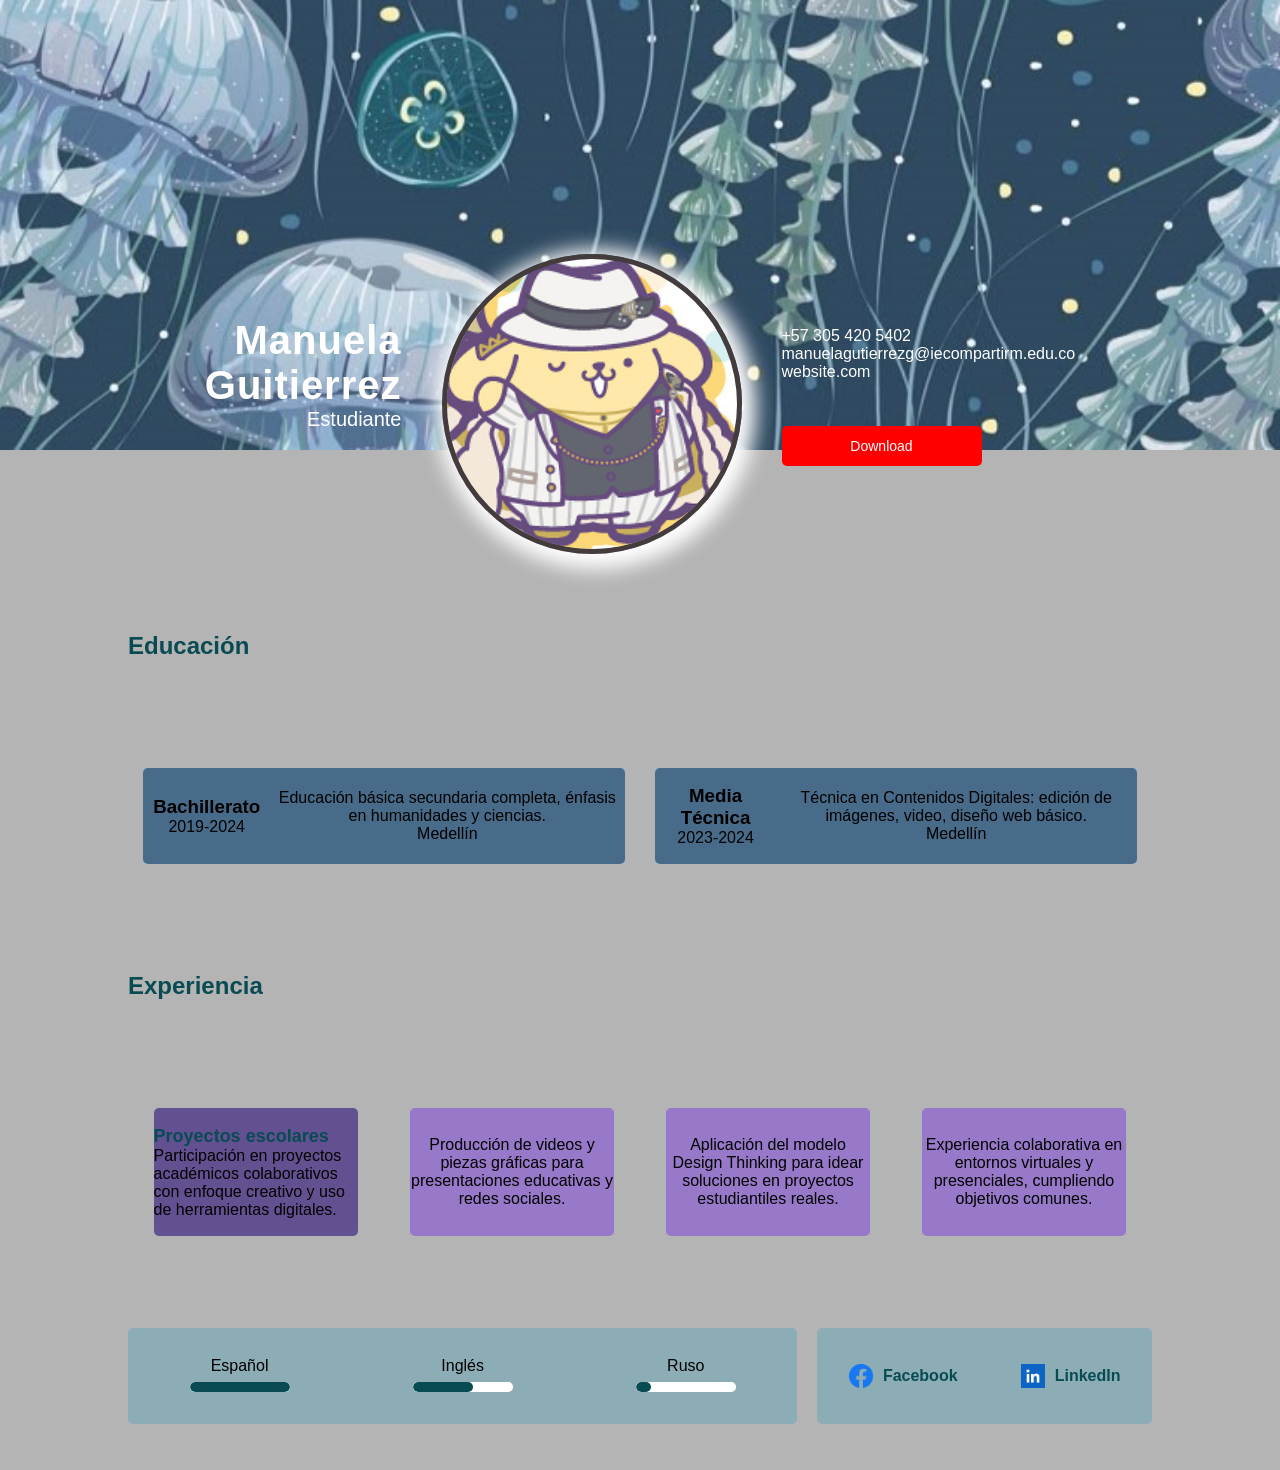
<file: index.html>
<!DOCTYPE html>
<html lang="es">

<head>
    <meta charset="UTF-8">
    <meta name="viewport" content="width=device-width, initial-scale=1.0">
    <title>Tarjeta de Presentación</title>
    <link rel="stylesheet" href="./css/style.css">
</head>

<body>
    <div>
        <header>
            <img class="mimgmedusas" src="./imagen/medusas.jpg" alt="medusas">
        </header>
        <div class="cabecera"> <!-- inicio -->
            <div class="cabecera-izq">
                <p class="nombre"> Manuela </p>
                <p class="nombre">Guitierrez</p>
                <p class="profesion">Estudiante</p>
            </div>

            <div class="imagen-perfil">
                <img src="./imagen/pogpogpurin.jpg" alt="Imagen de perfil" class="foto-perfil">
            </div>

            <div class="cabecera-der"> <!-- lado derecho -->
                <p class="contacto">+57 305 420 5402</p>
                <p class="contacto">manuelagutierrezg@iecompartirm.edu.co</p>
                <p class="contacto">website.com</p>
                <div class="boton-descarga">
                    <p class="texto-boton"> Download</p>
                </div>
            </div>
        </div>
        <!-- educacion -->
        <div class="contenidos">
            <h2 class="titulo-seccion">Educación</h2>
            <section class="seccion-educacion">
                <div class="item-educacion">
                    <div class="fecha">
                        <h3>Bachillerato</h3>
                        <p>2019-2024</p>
                    </div>
                    <div class="descripcion-educacion">
                        <p>Educación básica secundaria completa, énfasis en humanidades y ciencias.</p>
                        <p>Medellín</p>
                    </div>
                </div>
                <div class="item-educacion">
                    <div class="fecha">
                        <h3>Media Técnica</h3>
                        <p>2023-2024</p>
                    </div>
                    <div class="descripcion-educacion">
                        <p>Técnica en Contenidos Digitales: edición de imágenes, video, diseño web básico.
                        <p>Medellín</p>
                    </div>
                </div>
            </section>
            <!-- Experencia -->
            <h2 class="titulo-seccion">Experiencia</h2>
            <section class="seccion-experiencia">
                <div class="item-experienciaD">
                    <h4>Proyectos escolares</h4>
                    <p>Participación en proyectos académicos colaborativos con enfoque creativo y uso de herramientas digitales.
                    </p>
                </div>
                <div class="item-experiencia">
                    <p>Producción de videos y piezas gráficas para presentaciones educativas y redes sociales.
                    </p>
                </div>
                <div class="item-experiencia">
                    <p>Aplicación del modelo Design Thinking para idear soluciones en proyectos estudiantiles reales.
                    </p>
                </div>
                <div class="item-experiencia">
                    <p>Experiencia colaborativa en entornos virtuales y presenciales, cumpliendo objetivos comunes.
                    </p>
                </div>
            </section>
            <!-- Idiomas -->
            <section class="seccion-idiomas">
                <div id="item-idiomas">
                    <div class="idioma">
                        <p>Español</p>
                        <progress id="español" value="100" max="100"></progress>
                    </div>
                    <div class="idioma">
                        <p>Inglés</p>
                        <progress id="ingles" value="60" max="100"></progress>
                    </div>
                    <div class="idioma">
                        <p>Ruso</p>
                        <progress id="ruso" value="15" max="100"></progress>
                    </div>
                </div>
                <!-- redes sociales -->
                <div class="seccion-redes-sociales">
                    <div class="texto-redes-sociales">
                        <img src="./imagen/Facebook.png" alt="" class="icono-redes-sociales">
                        <p>Facebook</p>
                    </div>
                    <div class="texto-redes-sociales">
                        <img src="./imagen/Linkedin.png" alt="" class="icono-redes-sociales">
                        <p>LinkedIn</p>
                    </div>
                </div>
            </section>

        </div>
    </div>
</body>

</html>
</file>
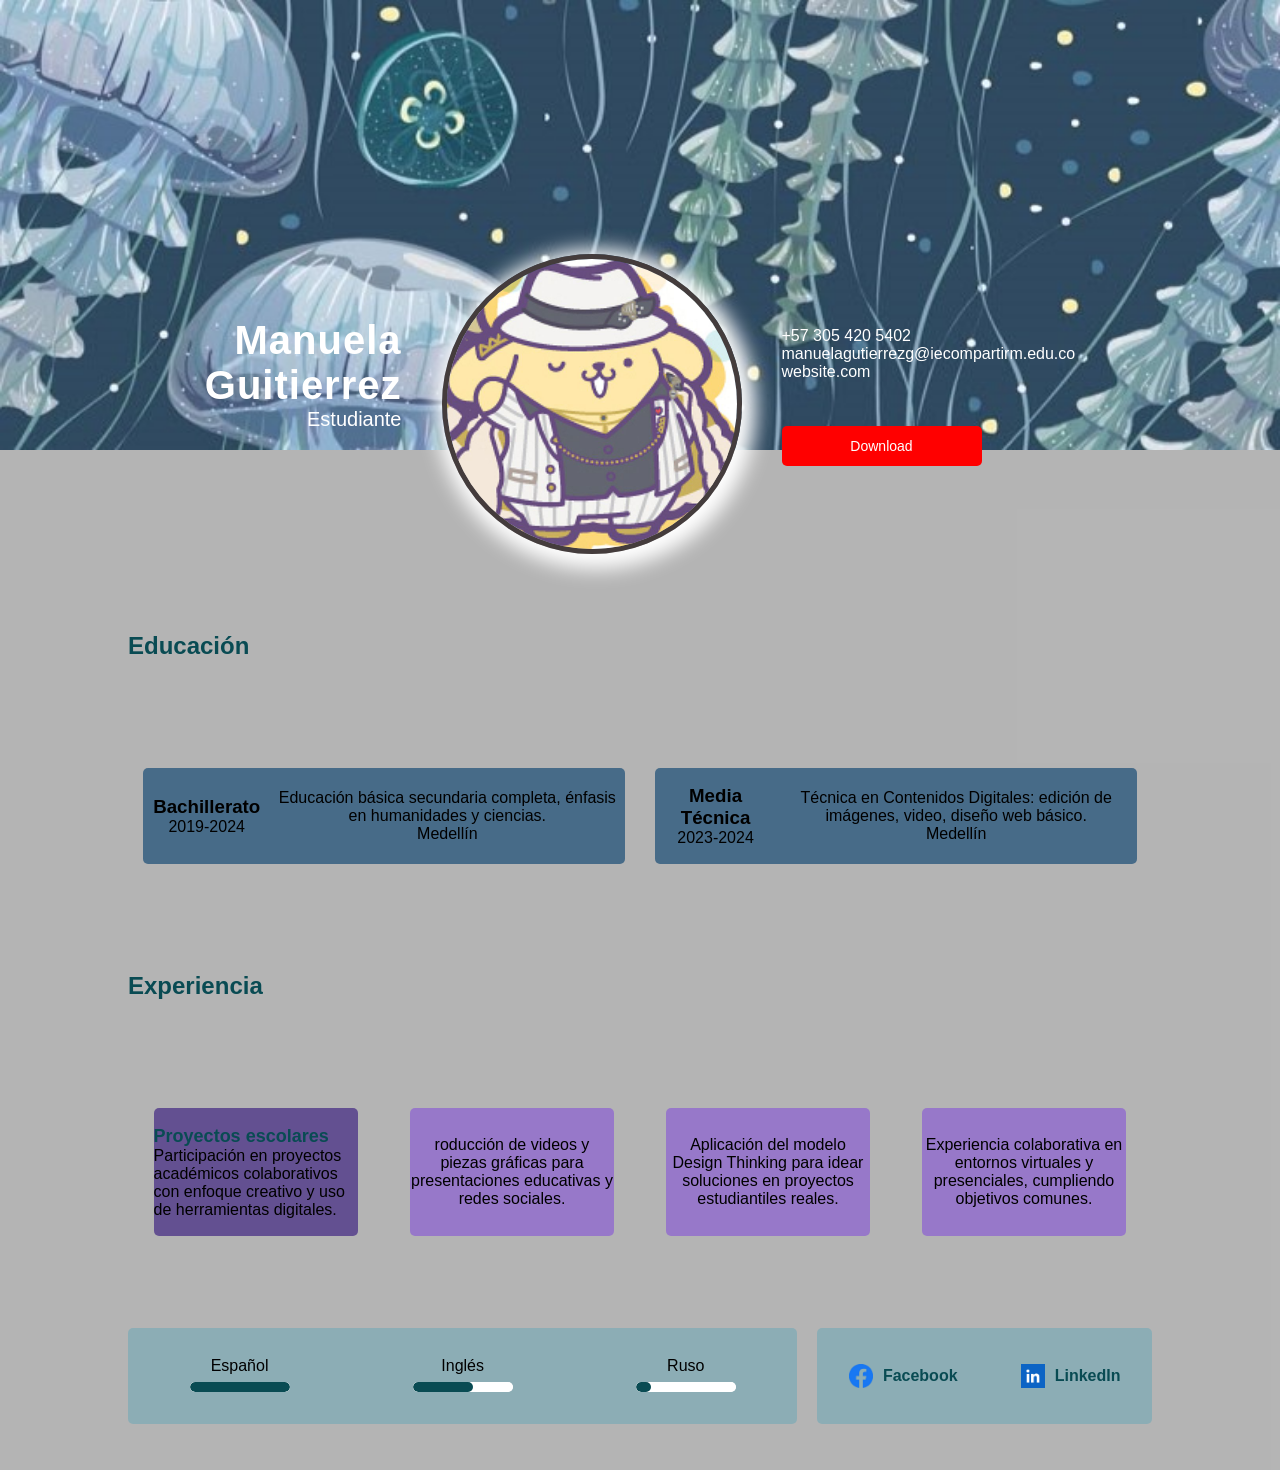
<file: Tarjeta-de-presentacion-main/index.html>
<!DOCTYPE html>
<html lang="es">

<head>
    <meta charset="UTF-8">
    <meta name="viewport" content="width=device-width, initial-scale=1.0">
    <title>Tarjeta de Presentación</title>
    <link rel="stylesheet" href="./css/style.css">
</head>

<body>
    <div>
        <header>
            <img class="mimgmedusas" src="./imagen/medusas.jpg" alt="medusas">
        </header>
        <div class="cabecera"> <!-- inicio -->
            <div class="cabecera-izq">
                <p class="nombre"> Manuela </p>
                <p class="nombre">Guitierrez</p>
                <p class="profesion">Estudiante</p>
            </div>

            <div class="imagen-perfil">
                <img src="./imagen/pogpogpurin.jpg" alt="Imagen de perfil" class="foto-perfil">
            </div>

            <div class="cabecera-der"> <!-- lado derecho -->
                <p class="contacto">+57 305 420 5402</p>
                <p class="contacto">manuelagutierrezg@iecompartirm.edu.co</p>
                <p class="contacto">website.com</p>
                <div class="boton-descarga">
                    <p class="texto-boton"> Download</p>
                </div>
            </div>
        </div>
        <!-- educacion -->
        <div class="contenidos">
            <h2 class="titulo-seccion">Educación</h2>
            <section class="seccion-educacion">
                <div class="item-educacion">
                    <div class="fecha">
                        <h3>Bachillerato</h3>
                        <p>2019-2024</p>
                    </div>
                    <div class="descripcion-educacion">
                        <p>Educación básica secundaria completa, énfasis en humanidades y ciencias.</p>
                        <p>Medellín</p>
                    </div>
                </div>
                <div class="item-educacion">
                    <div class="fecha">
                        <h3>Media Técnica</h3>
                        <p>2023-2024</p>
                    </div>
                    <div class="descripcion-educacion">
                        <p>Técnica en Contenidos Digitales: edición de imágenes, video, diseño web básico.
                        <p>Medellín</p>
                    </div>
                </div>
            </section>
            <!-- Experencia -->
            <h2 class="titulo-seccion">Experiencia</h2>
            <section class="seccion-experiencia">
                <div class="item-experienciaD">
                    <h4>Proyectos escolares</h4>
                    <p>Participación en proyectos académicos colaborativos con enfoque creativo y uso de herramientas digitales.
                    </p>
                </div>
                <div class="item-experiencia">
                    <p>roducción de videos y piezas gráficas para presentaciones educativas y redes sociales.
                    </p>
                </div>
                <div class="item-experiencia">
                    <p>Aplicación del modelo Design Thinking para idear soluciones en proyectos estudiantiles reales.
                    </p>
                </div>
                <div class="item-experiencia">
                    <p>Experiencia colaborativa en entornos virtuales y presenciales, cumpliendo objetivos comunes.
                    </p>
                </div>
            </section>
            <!-- Idiomas -->
            <section class="seccion-idiomas">
                <div id="item-idiomas">
                    <div class="idioma">
                        <p>Español</p>
                        <progress id="español" value="100" max="100"></progress>
                    </div>
                    <div class="idioma">
                        <p>Inglés</p>
                        <progress id="ingles" value="60" max="100"></progress>
                    </div>
                    <div class="idioma">
                        <p>Ruso</p>
                        <progress id="ruso" value="15" max="100"></progress>
                    </div>
                </div>
                <!-- redes sociales -->
                <div class="seccion-redes-sociales">
                    <div class="texto-redes-sociales">
                        <img src="./imagen/Facebook.png" alt="" class="icono-redes-sociales">
                        <p>Facebook</p>
                    </div>
                    <div class="texto-redes-sociales">
                        <img src="./imagen/Linkedin.png" alt="" class="icono-redes-sociales">
                        <p>LinkedIn</p>
                    </div>
                </div>
            </section>

        </div>
    </div>
</body>

</html>
</file>
<file: css/style.css>
* {
  box-sizing: border-box;
  margin: 0;
}

html,
body {
  font-family: Arial, sans-serif;
  background-color: #b4b4b4da;
}

/* cabecera */
.mimgmedusas {
  width: 100%;
  height: 50vh;

}

.cabecera {
  height: 100px;
  color: #ffffff;
  display: flex;
  align-items: center;
  justify-content: center;
  margin-bottom: 1rem;
  gap: 40px;
  position: relative;
  bottom: 100px;
}

.cabecera-izq {
  text-align: right;
  display: flex;
  flex-direction: column;
  position: relative;
  bottom: 30px;
}

.cabecera-der {
  text-align: left;
  display: flex;
  flex-direction: column;
  position: relative;
  bottom: 30px;
}

.nombre {
  font-size: 40px;
  font-weight: bold;
  letter-spacing: 1px;
  gap: 10px;
}

.profesion {
  font-size: 20px;
}

.imagen-perfil {
  width: 300px;
  height: 300px;
}

.foto-perfil {
  width: 300px;
  height: 300px;
  border-radius: 50%;
  border: 5px solid #443c3c;
  box-shadow: 4px 5px 20px 10px #ffffff;
}

.boton-descarga {
  background-color: #ff0000;
  color: #fff;
  border-radius: 5px;
  font-size: 14px;
  display: flex;
  align-items: center;
  justify-content: center;
  height: 40px;
  width: 200px;
  position: relative;
  top: 45px;
}
/* titulo */
.titulo-seccion {
  display: flex;
  flex-direction: row;
  justify-content: space-between;
  padding-top: 1rem;
  padding-bottom: 1rem;
  width: 80%;
  font-size: 24px;
  font-style: bold;
  color: #094b53;
}

/* contenidos */
.contenidos {
  width: 100%;
  height: 100vh;
  justify-content: center;
  align-items: center;
  flex-wrap: wrap;
  display: flex;
}

/* educación */
.seccion-educacion {
  display: flex;
  justify-content: space-around;
  width: 80%;
}

.item-educacion {
  background-color: #124874ab;
  width: 47%;
  height: 6rem;
  display: flex;
  justify-content: center;
  align-items: center;
  text-align: center;
  border-radius: 5px;
  justify-content: space-around;
}

.fecha {
  width: 40%;
}

.descripcion-educacion {
  font-family: 'Gill Sans', 'Gill Sans MT', Calibri, 'Trebuchet MS', sans-serif;
}

/* Experiencia */
.seccion-experiencia {
  display: flex;
  justify-content: space-around;
  width: 80%;
}

.item-experienciaD {
  background-color: #3d2080ab;
  width: 20%;
  height: 8rem;
  border-radius: 5px;
  display: flex;
  justify-content: center;
  align-items: center;
  flex-direction: column;
}
/* titulo */
h4 {
  font-size: 18px;
  color: #094b53;
  align-self: flex-start;
}

.item-experiencia {
  background-color: #8a5cd4ab;
  width: 20%;
  height: 8rem;
  border-radius: 5px;
  display: flex;
  justify-content: center;
  align-items: center;
  text-align: center;
}

/* Idiomas */
.seccion-idiomas {
  width: 80%;
  display: flex;
  flex-direction: row;
  justify-content: center;
  align-items: center;
  gap: 20px;
}

/* Contenedor de idiomas */
#item-idiomas {
  background-color: #7aaab6ab;
  width: 100%;
  height: 6rem;
  text-align: center;
  border-radius: 5px;
  display: flex;
  justify-content: center;
  justify-content: space-around;
  position: relative;
}

/* Contenido individual de cada idioma */
.idioma {
  position: relative;
  top: 30%;
}

/* Estilo para la barra de progreso */
progress {
  appearance: none;
  -webkit-appearance: none;
  width: 100px;
  height: 10px;
  border-radius: 10px;
  background-color: #fffdfd;
  overflow: hidden;
  border: none;
}

progress::-webkit-progress-value {
  background-color: #094b53;
  border-radius: 10px;
}

progress::-webkit-progress-bar {
  background-color: #ffffff;
  border-radius: 10px;
}

/* Contenedor de redes sociales */
.seccion-redes-sociales {
  background-color: #7aaab6ab;
  width: 50%;
  height: 6rem;
  border-radius: 5px;
  display: flex;
  justify-content: space-around;
  align-items: center;
}

.texto-redes-sociales {
  display: flex;
  align-items: center;
  gap: 10px;
  font-size: 16px;
  font-weight: bold;
  color: #094b53;
}

.icono-redes-sociales {
  width: 24px;
  height: 24px;
  object-fit: contain;
}
</file>
<file: Tarjeta-de-presentacion-main/css/style.css>
* {
  box-sizing: border-box;
  margin: 0;
}

html,
body {
  font-family: Arial, sans-serif;
  background-color: #b4b4b4da;
}

.mimgmedusas {
  width: 100%;
  height: 50vh;

}

.cabecera {
  height: 100px;
  color: #ffffff;
  display: flex;
  align-items: center;
  justify-content: center;
  margin-bottom: 1rem;
  gap: 40px;
  position: relative;
  bottom: 100px;
}

.cabecera-izq {
  text-align: right;
  display: flex;
  flex-direction: column;
  position: relative;
  bottom: 30px;
}

.cabecera-der {
  text-align: left;
  display: flex;
  flex-direction: column;
  position: relative;
  bottom: 30px;
}

.nombre {
  font-size: 40px;
  font-weight: bold;
  letter-spacing: 1px;
  gap: 10px;
}

.profesion {
  font-size: 20px;
}

.imagen-perfil {
  width: 300px;
  height: 300px;
}

.foto-perfil {
  width: 300px;
  height: 300px;
  border-radius: 50%;
  border: 5px solid #443c3c;
  box-shadow: 4px 5px 20px 10px #ffffff;
}

.boton-descarga {
  background-color: #ff0000;
  color: #fff;
  border-radius: 5px;
  font-size: 14px;
  display: flex;
  align-items: center;
  justify-content: center;
  height: 40px;
  width: 200px;
  position: relative;
  top: 45px;
}
.titulo-seccion{
    display: flex;
    flex-direction: row;
    justify-content: space-between;
    padding-top: 1rem;
    padding-bottom: 1rem;
    width: 80%;
    font-size: 24px;
    font-style: bold;
    color: #094b53;
}
/* contenidos */
.contenidos{
  width: 100%;
  height: 100vh;
  justify-content: center;
  align-items: center;
  flex-wrap: wrap;
  display: flex;
}
/* educación */
.seccion-educacion {
  display: flex;
  justify-content: space-around;
  width: 80%;
}

.item-educacion {
  background-color: #124874ab;
  width: 47%;
  height: 6rem;
  display: flex;
  justify-content: center;
  align-items: center;
  text-align: center;
  border-radius: 5px;
  justify-content: space-around;
}

.fecha {
  width: 40%;
}

.descripcion-educacion {
  font-family: 'Gill Sans', 'Gill Sans MT', Calibri, 'Trebuchet MS', sans-serif;
}

/* Experiencia */
.seccion-experiencia {
  display: flex;
  justify-content: space-around;
  width: 80%;
}

.item-experienciaD {
  background-color: #3d2080ab;
  width: 20%;
  height: 8rem;
  border-radius: 5px;
  display: flex;
  justify-content: center;
  align-items: center;
  flex-direction: column;
}

h4 {
  font-size: 18px;
  color: #094b53;
  align-self: flex-start;
}

.item-experiencia {
  background-color: #8a5cd4ab;
  width: 20%;
  height: 8rem;
  border-radius: 5px;
  display: flex;
  justify-content: center;
  align-items: center;
  text-align: center;
}

/* Idiomas */
.seccion-idiomas {
  width: 80%;
  display: flex;
  flex-direction: row;       
  justify-content: center;
  align-items: center;
  gap: 20px;                
}

/* Contenedor de idiomas */
#item-idiomas {
  background-color: #7aaab6ab;
  width: 100%;
  height: 6rem;
  text-align: center;
  border-radius: 5px;
  display: flex;
  justify-content: center;
  justify-content: space-around;
  position: relative;
 }

/* Contenido individual de cada idioma */
.idioma {
  position: relative;
  top: 30%;
}

/* Estilo para la barra de progreso */
progress {
  appearance: none;
  -webkit-appearance: none;
  width: 100px;
  height: 10px;
  border-radius: 10px;
  background-color: #fffdfd;
  overflow: hidden;
  border: none;
}

progress::-webkit-progress-value {
  background-color: #094b53;
  border-radius: 10px;
}

progress::-webkit-progress-bar {
  background-color: #ffffff;
  border-radius: 10px;
}

/* Contenedor de redes sociales */
.seccion-redes-sociales {
  background-color: #7aaab6ab;
  width: 50%;
  height: 6rem;
  border-radius: 5px;
  display: flex;
  justify-content: space-around;
  align-items: center;
}

.texto-redes-sociales {
  display: flex;
  align-items: center;
  gap: 10px; 
  font-size: 16px;
  font-weight: bold;
  color: #094b53;
}
.icono-redes-sociales {
  width: 24px;
  height: 24px;
  object-fit: contain;
}
</file>
